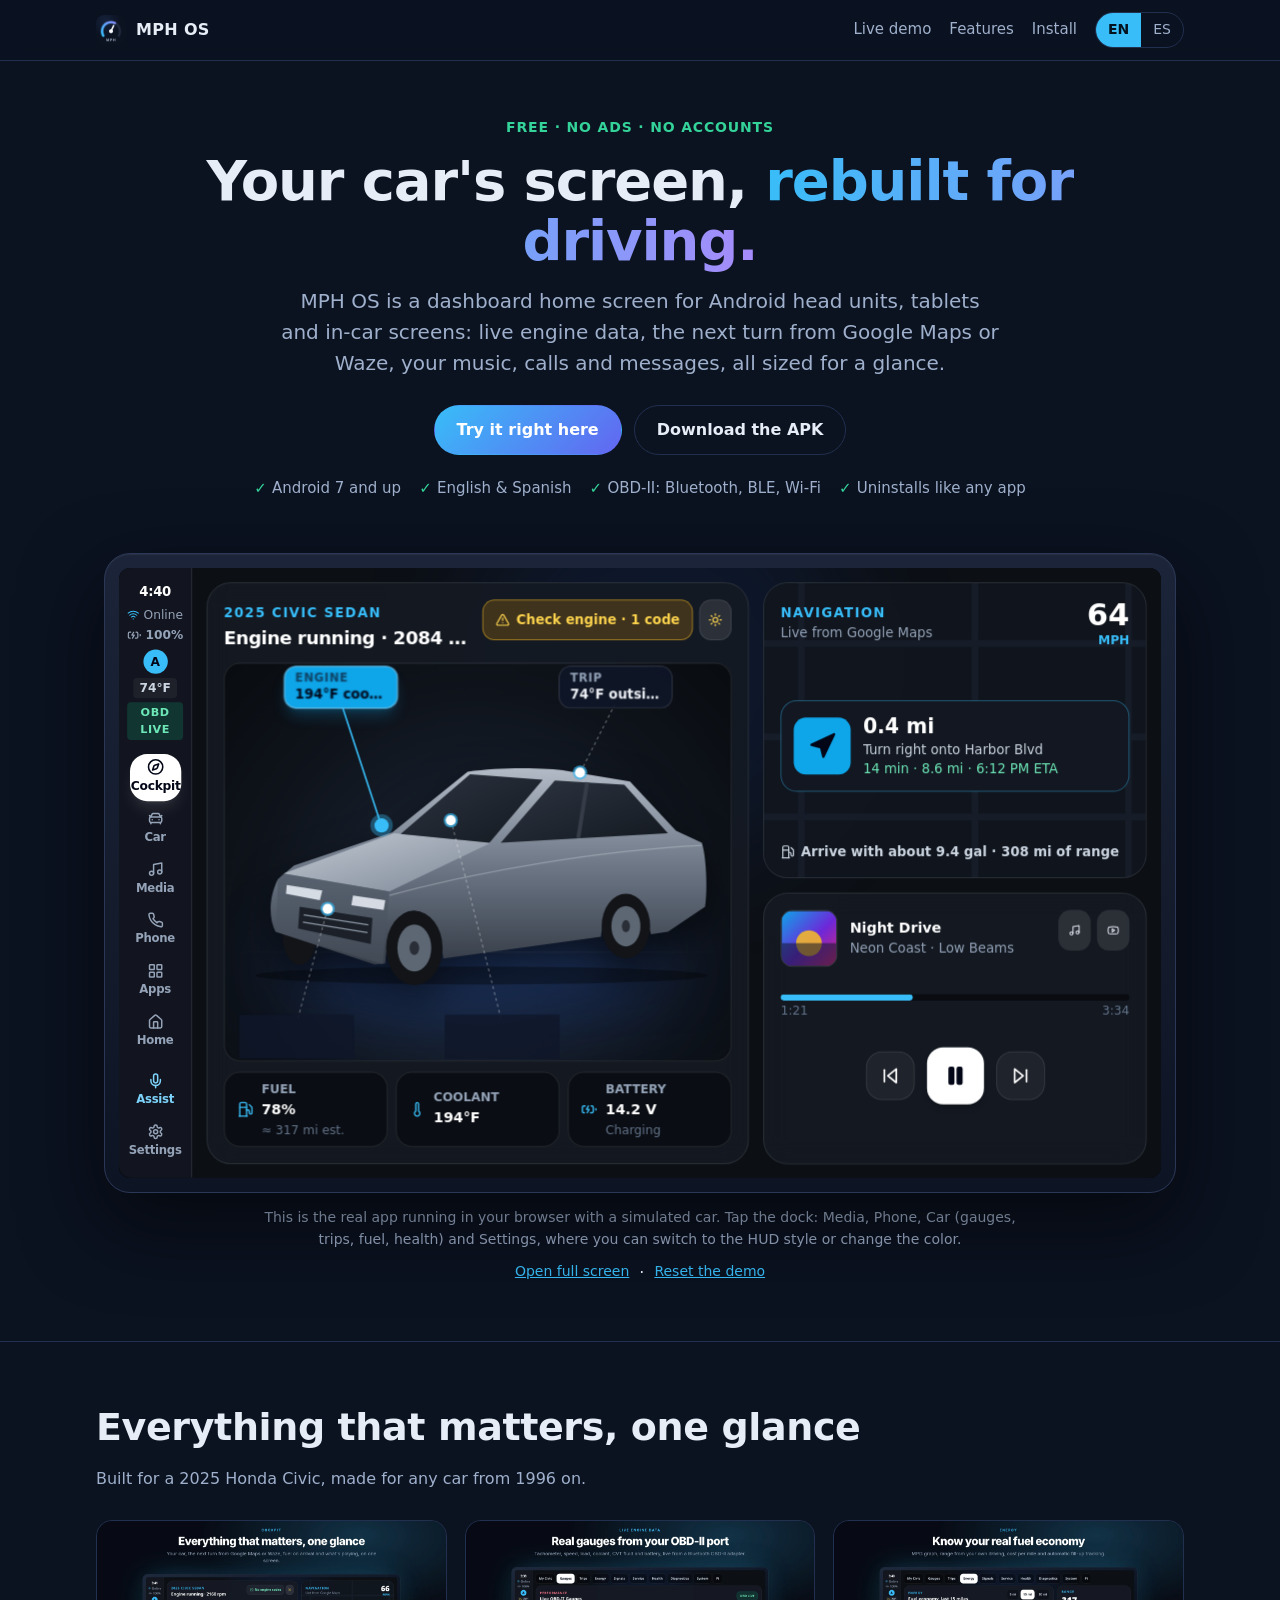
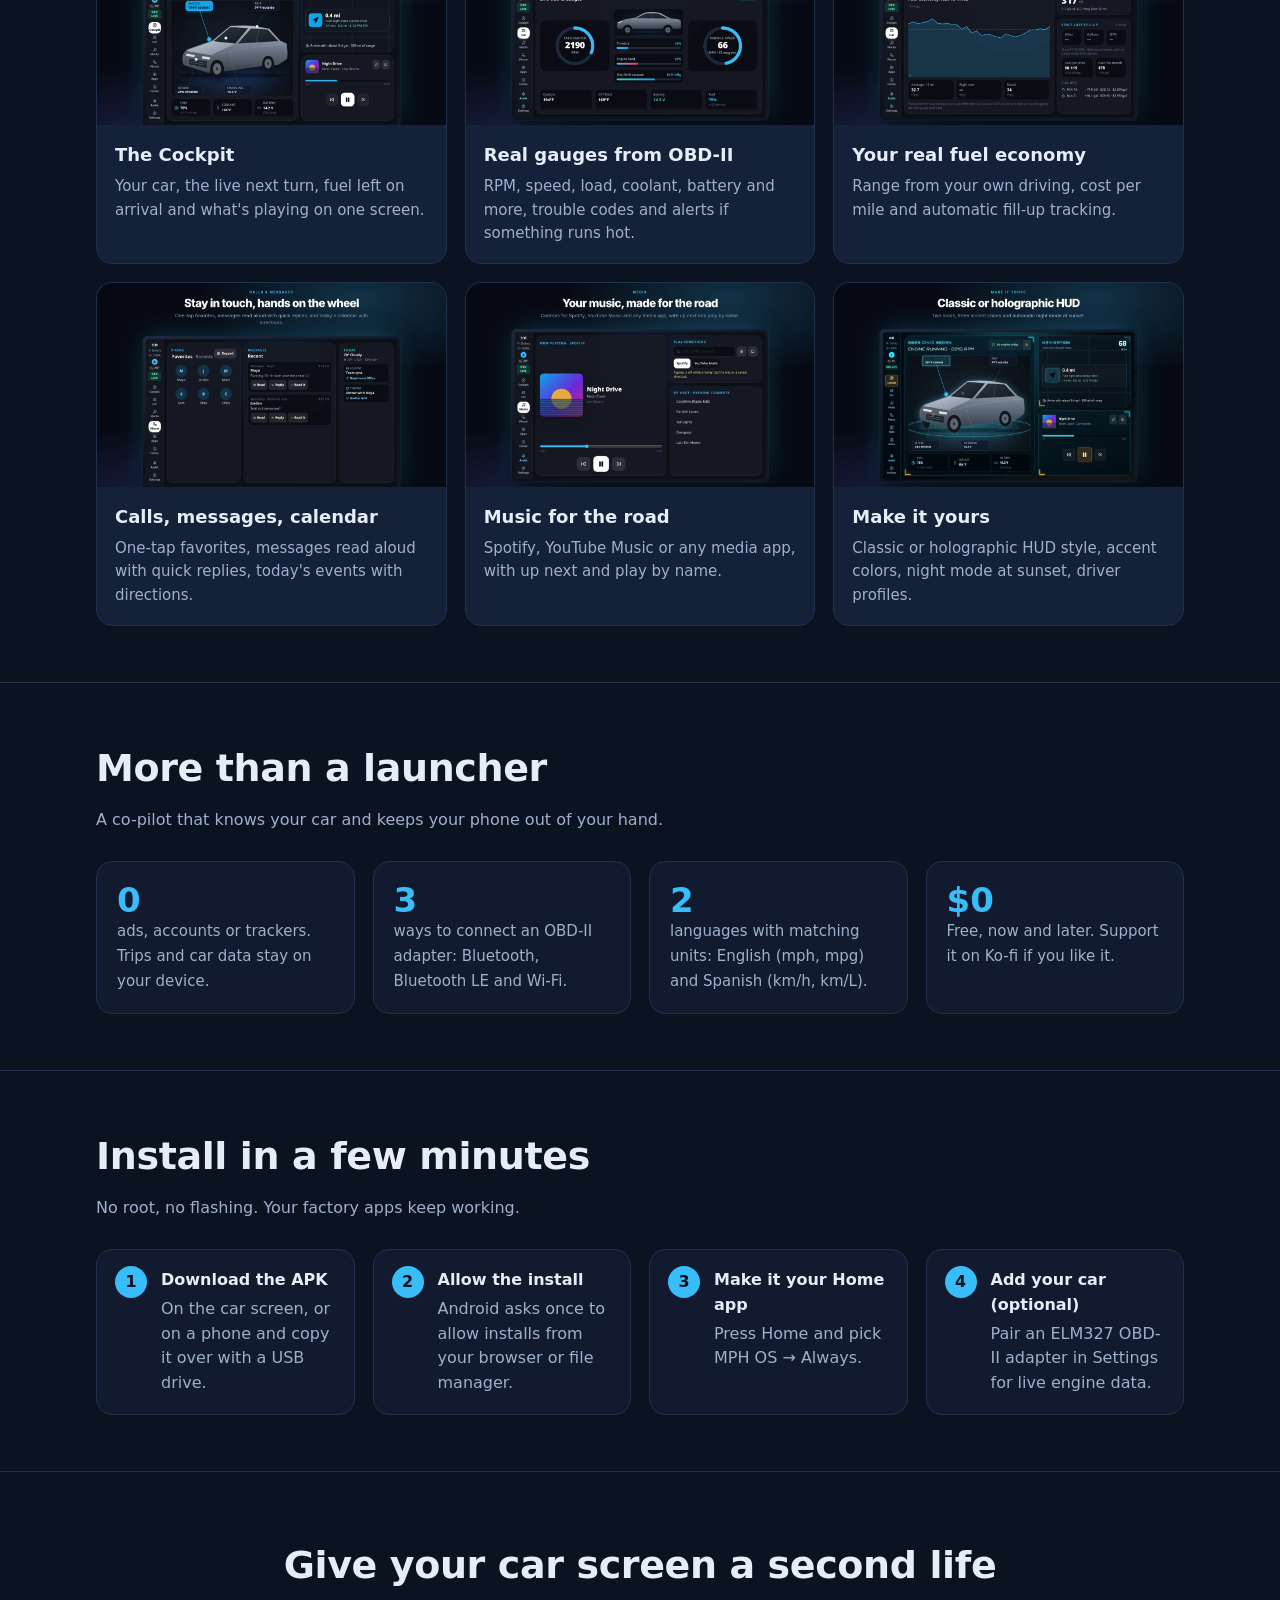
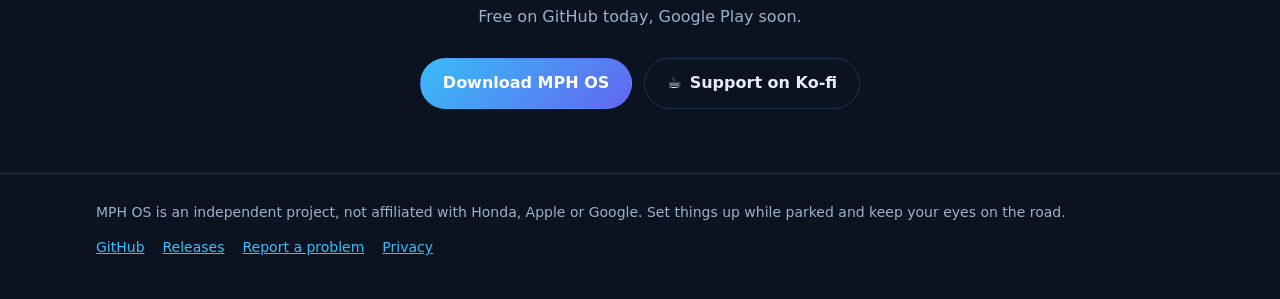
<file: index.html>
<!doctype html>
<html lang="en">
<head>
<meta charset="utf-8">
<meta name="viewport" content="width=device-width, initial-scale=1">
<title>MPH OS · Car dashboard for Android</title>
<meta name="description" content="A dashboard home screen for Android in-car displays: live OBD-II gauges, navigation, music, calls and messages. Free. Try it in your browser.">
<meta property="og:title" content="MPH OS · Car dashboard for Android">
<meta property="og:description" content="Live engine data, navigation, music, calls and messages at a glance. Try the live demo.">
<meta property="og:image" content="https://alexgalicea.github.io/mph-os/images/social.png">
<meta property="og:type" content="website">
<meta name="twitter:card" content="summary_large_image">
<link rel="icon" href="images/icon.png">
<style>
:root {
  --bg: #0b1220; --bg2: #111a2e; --card: #152039; --line: #22304f;
  --text: #e6edf7; --dim: #9fb0cc; --accent: #38bdf8; --accent2: #6366f1; --ok: #34d399;
  --radius: 16px;
}
* { box-sizing: border-box; }
html { scroll-behavior: smooth; }
body { margin: 0; background: var(--bg); color: var(--text); font: 16px/1.55 system-ui, -apple-system, "Segoe UI", Roboto, sans-serif; }
a { color: var(--accent); }
.wrap { max-width: 1120px; margin: 0 auto; padding: 0 16px; }
header.top { position: sticky; top: 0; z-index: 10; background: rgba(11,18,32,.88); backdrop-filter: blur(10px); border-bottom: 1px solid var(--line); }
header.top .wrap { display: flex; align-items: center; gap: 16px; height: 60px; }
.brand { display: flex; align-items: center; gap: 10px; font-weight: 700; letter-spacing: .02em; color: var(--text); text-decoration: none; }
.brand img { width: 30px; height: 30px; border-radius: 8px; }
nav.links { margin-left: auto; display: flex; gap: 18px; align-items: center; }
nav.links a { color: var(--dim); text-decoration: none; font-size: 15px; }
nav.links a:hover { color: var(--text); }
.lang { display: inline-flex; border: 1px solid var(--line); border-radius: 999px; overflow: hidden; }
.lang button { background: none; border: 0; color: var(--dim); padding: 6px 12px; font: inherit; font-size: 14px; cursor: pointer; }
.lang button[aria-pressed="true"] { background: var(--accent); color: #04121f; font-weight: 600; }
.btn { display: inline-flex; align-items: center; gap: 8px; padding: 12px 22px; border-radius: 999px; font-weight: 600; text-decoration: none; border: 1px solid transparent; cursor: pointer; font-size: 16px; }
.btn.primary { background: linear-gradient(135deg, var(--accent), var(--accent2)); color: #fff; }
.btn.ghost { border-color: var(--line); color: var(--text); background: transparent; }
.hero { padding: 56px 0 24px; text-align: center; }
.eyebrow { color: var(--ok); font-size: 14px; font-weight: 600; letter-spacing: .06em; text-transform: uppercase; }
h1 { font-size: clamp(32px, 6vw, 56px); line-height: 1.08; margin: 12px 0 14px; letter-spacing: -.02em; }
h1 .grad { background: linear-gradient(90deg, var(--accent), #a78bfa); -webkit-background-clip: text; background-clip: text; color: transparent; }
.lead { color: var(--dim); font-size: clamp(17px, 2.2vw, 20px); max-width: 720px; margin: 0 auto 26px; }
.cta { display: flex; gap: 12px; justify-content: center; flex-wrap: wrap; }
.checks { display: flex; gap: 18px; justify-content: center; flex-wrap: wrap; margin: 22px 0 0; padding: 0; list-style: none; color: var(--dim); font-size: 15px; }
.checks li::before { content: "✓ "; color: var(--ok); font-weight: 700; }
.demo { padding: 28px 0 56px; }
.unit { position: relative; margin: 0 auto; max-width: 1072px; padding: 14px; border-radius: 26px; background: linear-gradient(180deg, #1b2438, #0d1424); border: 1px solid #2a3756; box-shadow: 0 30px 80px rgba(0,0,0,.55), inset 0 1px 0 rgba(255,255,255,.06); }
.screen { position: relative; width: 100%; aspect-ratio: 1024 / 600; border-radius: 12px; overflow: hidden; background: #000; }
.screen iframe { position: absolute; top: 0; left: 0; width: 1024px; height: 600px; border: 0; transform-origin: 0 0; }
.screen .start { position: absolute; inset: 0; display: grid; place-items: center; background: #000 center / cover no-repeat; cursor: pointer; border: 0; padding: 0; width: 100%; }
.screen .start span { background: rgba(11,18,32,.85); border: 1px solid var(--line); color: var(--text); padding: 14px 24px; border-radius: 999px; font-weight: 600; font-size: 17px; }
.demo-note { text-align: center; color: var(--dim); font-size: 14px; margin: 14px auto 0; max-width: 760px; }
.demo-tools { display: flex; justify-content: center; gap: 10px; margin-top: 10px; flex-wrap: wrap; }
.demo-tools a { font-size: 14px; }
section h2 { font-size: clamp(26px, 4vw, 38px); letter-spacing: -.01em; margin: 0 0 10px; }
section .sub { color: var(--dim); margin: 0 0 28px; max-width: 700px; }
.features { padding: 56px 0; border-top: 1px solid var(--line); }
.grid { display: grid; grid-template-columns: repeat(auto-fit, minmax(300px, 1fr)); gap: 18px; }
.card { background: var(--card); border: 1px solid var(--line); border-radius: var(--radius); overflow: hidden; }
.card img { display: block; width: 100%; aspect-ratio: 1024 / 600; object-fit: cover; background: #000; }
.card div { padding: 16px 18px 18px; }
.card h3 { margin: 0 0 6px; font-size: 18px; }
.card p { margin: 0; color: var(--dim); font-size: 15px; }
.why { padding: 56px 0; border-top: 1px solid var(--line); }
.stats { display: grid; grid-template-columns: repeat(auto-fit, minmax(200px, 1fr)); gap: 18px; }
.stat { background: var(--bg2); border: 1px solid var(--line); border-radius: var(--radius); padding: 20px; }
.stat b { display: block; font-size: 34px; color: var(--accent); line-height: 1.1; }
.stat span { color: var(--dim); font-size: 15px; }
.install { padding: 56px 0; border-top: 1px solid var(--line); }
ol.steps { counter-reset: s; list-style: none; padding: 0; margin: 0; display: grid; grid-template-columns: repeat(auto-fit, minmax(240px, 1fr)); gap: 18px; }
ol.steps li { counter-increment: s; background: var(--bg2); border: 1px solid var(--line); border-radius: var(--radius); padding: 18px 18px 18px 64px; position: relative; color: var(--dim); }
ol.steps li::before { content: counter(s); position: absolute; left: 18px; top: 16px; width: 32px; height: 32px; border-radius: 50%; background: var(--accent); color: #04121f; display: grid; place-items: center; font-weight: 700; }
ol.steps li b { color: var(--text); display: block; margin-bottom: 4px; }
.download { padding: 64px 0; border-top: 1px solid var(--line); text-align: center; }
.inapp { display: none; max-width: 560px; margin: 0 auto 22px; text-align: left; background: #2a1d0b; border: 1px solid #7c5a1a; color: #fde7b0; border-radius: var(--radius); padding: 16px 18px; }
.inapp.show { display: block; }
.inapp ol { margin: 8px 0 0; padding-left: 20px; }
footer { border-top: 1px solid var(--line); padding: 28px 0 40px; color: var(--dim); font-size: 14px; }
footer .wrap { display: flex; flex-wrap: wrap; gap: 14px 24px; justify-content: space-between; }
footer nav { display: flex; gap: 18px; flex-wrap: wrap; }
[data-lang="es"] .en, [data-lang="en"] .es { display: none !important; }
@media (max-width: 720px) {
  nav.links a.hide-sm { display: none; }
  .unit { padding: 8px; border-radius: 16px; }
  .screen { border-radius: 8px; }
}
</style>
</head>
<body data-lang="en">
<header class="top">
  <div class="wrap">
    <a class="brand" href="#"><img src="images/icon.png" alt="">MPH OS</a>
    <nav class="links">
      <a class="hide-sm" href="#demo"><span class="en">Live demo</span><span class="es">Demo</span></a>
      <a class="hide-sm" href="#features"><span class="en">Features</span><span class="es">Funciones</span></a>
      <a class="hide-sm" href="#install"><span class="en">Install</span><span class="es">Instalar</span></a>
      <span class="lang" role="group" aria-label="Language">
        <button type="button" data-set-lang="en" aria-pressed="true">EN</button>
        <button type="button" data-set-lang="es" aria-pressed="false">ES</button>
      </span>
    </nav>
  </div>
</header>

<main>
  <section class="hero">
    <div class="wrap">
      <div class="eyebrow"><span class="en">Free · No ads · No accounts</span><span class="es">Gratis · Sin anuncios · Sin cuentas</span></div>
      <h1><span class="en">Your car's screen, <span class="grad">rebuilt for driving.</span></span><span class="es">La pantalla de tu auto, <span class="grad">hecha para manejar.</span></span></h1>
      <p class="lead">
        <span class="en">MPH OS is a dashboard home screen for Android head units, tablets and in-car screens: live engine data, the next turn from Google Maps or Waze, your music, calls and messages, all sized for a glance.</span>
        <span class="es">MPH OS es una pantalla de inicio para estéreos Android, tablets y pantallas del auto: datos del motor en vivo, la próxima vuelta de Google Maps o Waze, tu música, llamadas y mensajes, todo para ver de un vistazo.</span>
      </p>
      <div class="cta">
        <a class="btn primary" href="#demo"><span class="en">Try it right here</span><span class="es">Pruébala aquí</span></a>
        <a class="btn ghost js-download" href="https://github.com/alexgalicea/mph-os/releases/latest"><span class="en">Download the APK</span><span class="es">Descargar el APK</span></a>
      </div>
      <ul class="checks">
        <li><span class="en">Android 7 and up</span><span class="es">Android 7 o más nuevo</span></li>
        <li><span class="en">English &amp; Spanish</span><span class="es">Inglés y español</span></li>
        <li><span class="en">OBD-II: Bluetooth, BLE, Wi-Fi</span><span class="es">OBD-II: Bluetooth, BLE, Wi-Fi</span></li>
        <li><span class="en">Uninstalls like any app</span><span class="es">Se desinstala como cualquier app</span></li>
      </ul>
    </div>
  </section>

  <section class="demo" id="demo">
    <div class="wrap">
      <div class="unit">
        <div class="screen" id="screen">
          <button class="start" id="start" type="button" style="background-image:url(images/feature-cockpit.webp)">
            <span><span class="en">▶ Start the live demo</span><span class="es">▶ Iniciar la demo en vivo</span></span>
          </button>
        </div>
      </div>
      <p class="demo-note">
        <span class="en">This is the real app running in your browser with a simulated car. Tap the dock: Media, Phone, Car (gauges, trips, fuel, health) and Settings, where you can switch to the HUD style or change the color.</span>
        <span class="es">Es la app real corriendo en tu navegador con un auto simulado. Toca la barra lateral: Música, Teléfono, Auto (medidores, viajes, gasolina, salud) y Ajustes, donde puedes cambiar al estilo HUD o el color.</span>
      </p>
      <div class="demo-tools">
        <a href="#" id="fullscreen"><span class="en">Open full screen</span><span class="es">Abrir en pantalla completa</span></a>
        <span aria-hidden="true">·</span>
        <a href="#" id="reset"><span class="en">Reset the demo</span><span class="es">Reiniciar la demo</span></a>
      </div>
    </div>
  </section>

  <section class="features" id="features">
    <div class="wrap">
      <h2><span class="en">Everything that matters, one glance</span><span class="es">Todo lo importante, de un vistazo</span></h2>
      <p class="sub"><span class="en">Built for a 2025 Honda Civic, made for any car from 1996 on.</span><span class="es">Hecha para un Honda Civic 2025, funciona con cualquier auto desde 1996.</span></p>
      <div class="grid">
        <article class="card"><img loading="lazy" src="images/feature-cockpit.webp" alt=""><div>
          <h3><span class="en">The Cockpit</span><span class="es">El Cockpit</span></h3>
          <p><span class="en">Your car, the live next turn, fuel left on arrival and what's playing on one screen.</span><span class="es">Tu auto, la próxima vuelta, la gasolina con la que llegas y lo que suena, en una pantalla.</span></p></div></article>
        <article class="card"><img loading="lazy" src="images/feature-gauges.webp" alt=""><div>
          <h3><span class="en">Real gauges from OBD-II</span><span class="es">Medidores reales por OBD-II</span></h3>
          <p><span class="en">RPM, speed, load, coolant, battery and more, trouble codes and alerts if something runs hot.</span><span class="es">RPM, velocidad, carga, temperatura, batería y más, códigos de falla y alertas si algo se calienta.</span></p></div></article>
        <article class="card"><img loading="lazy" src="images/feature-energy.webp" alt=""><div>
          <h3><span class="en">Your real fuel economy</span><span class="es">Tu rendimiento real</span></h3>
          <p><span class="en">Range from your own driving, cost per mile and automatic fill-up tracking.</span><span class="es">Autonomía según tu manejo, costo por kilómetro y cargas de gasolina automáticas.</span></p></div></article>
        <article class="card"><img loading="lazy" src="images/feature-phone.webp" alt=""><div>
          <h3><span class="en">Calls, messages, calendar</span><span class="es">Llamadas, mensajes, agenda</span></h3>
          <p><span class="en">One-tap favorites, messages read aloud with quick replies, today's events with directions.</span><span class="es">Favoritos a un toque, mensajes leídos en voz alta con respuestas rápidas y tu agenda con indicaciones.</span></p></div></article>
        <article class="card"><img loading="lazy" src="images/feature-media.webp" alt=""><div>
          <h3><span class="en">Music for the road</span><span class="es">Música para el camino</span></h3>
          <p><span class="en">Spotify, YouTube Music or any media app, with up next and play by name.</span><span class="es">Spotify, YouTube Music o cualquier app, con lo que sigue y "pon tal canción".</span></p></div></article>
        <article class="card"><img loading="lazy" src="images/feature-hud.webp" alt=""><div>
          <h3><span class="en">Make it yours</span><span class="es">A tu manera</span></h3>
          <p><span class="en">Classic or holographic HUD style, accent colors, night mode at sunset, driver profiles.</span><span class="es">Estilo clásico u holográfico, colores, modo nocturno al atardecer y perfiles de conductor.</span></p></div></article>
      </div>
    </div>
  </section>

  <section class="why">
    <div class="wrap">
      <h2><span class="en">More than a launcher</span><span class="es">Más que un launcher</span></h2>
      <p class="sub"><span class="en">A co-pilot that knows your car and keeps your phone out of your hand.</span><span class="es">Un copiloto que conoce tu auto y te deja el celular en el bolsillo.</span></p>
      <div class="stats">
        <div class="stat"><b>0</b><span class="en">ads, accounts or trackers. Trips and car data stay on your device.</span><span class="es">anuncios, cuentas o rastreadores. Tus viajes y datos se quedan en tu dispositivo.</span></div>
        <div class="stat"><b>3</b><span class="en">ways to connect an OBD-II adapter: Bluetooth, Bluetooth LE and Wi-Fi.</span><span class="es">formas de conectar un adaptador OBD-II: Bluetooth, Bluetooth LE y Wi-Fi.</span></div>
        <div class="stat"><b>2</b><span class="en">languages with matching units: English (mph, mpg) and Spanish (km/h, km/L).</span><span class="es">idiomas con sus unidades: inglés (mph, mpg) y español (km/h, km/L).</span></div>
        <div class="stat"><b>$0</b><span class="en">Free, now and later. Support it on Ko-fi if you like it.</span><span class="es">Gratis, hoy y siempre. Apóyala en Ko-fi si te gusta.</span></div>
      </div>
    </div>
  </section>

  <section class="install" id="install">
    <div class="wrap">
      <h2><span class="en">Install in a few minutes</span><span class="es">Instálala en unos minutos</span></h2>
      <p class="sub"><span class="en">No root, no flashing. Your factory apps keep working.</span><span class="es">Sin root ni flasheo. Tus apps de fábrica siguen funcionando.</span></p>
      <ol class="steps">
        <li><b><span class="en">Download the APK</span><span class="es">Descarga el APK</span></b><span class="en">On the car screen, or on a phone and copy it over with a USB drive.</span><span class="es">En la pantalla del auto, o en el celular y pásalo con una memoria USB.</span></li>
        <li><b><span class="en">Allow the install</span><span class="es">Permite la instalación</span></b><span class="en">Android asks once to allow installs from your browser or file manager.</span><span class="es">Android pide una vez permitir instalar desde tu navegador o explorador de archivos.</span></li>
        <li><b><span class="en">Make it your Home app</span><span class="es">Hazla tu inicio</span></b><span class="en">Press Home and pick MPH OS → Always.</span><span class="es">Presiona Inicio y elige MPH OS → Siempre.</span></li>
        <li><b><span class="en">Add your car (optional)</span><span class="es">Conecta tu auto (opcional)</span></b><span class="en">Pair an ELM327 OBD-II adapter in Settings for live engine data.</span><span class="es">Empareja un adaptador OBD-II ELM327 en Ajustes para ver el motor en vivo.</span></li>
      </ol>
    </div>
  </section>

  <section class="download" id="download">
    <div class="wrap">
      <div class="inapp" id="inapp" role="note">
        <b><span class="en">You're in the <span class="appname">Facebook</span> browser, which blocks app downloads.</span><span class="es">Estás en el navegador de <span class="appname">Facebook</span>, que bloquea la descarga de apps.</span></b>
        <ol>
          <li><span class="en">Tap ⋯ or ⋮ at the top right.</span><span class="es">Toca ⋯ o ⋮ arriba a la derecha.</span></li>
          <li><span class="en">Choose "Open in browser" or "Open in Chrome".</span><span class="es">Elige «Abrir en navegador» o «Abrir en Chrome».</span></li>
          <li><span class="en">Tap Download again.</span><span class="es">Toca Descargar otra vez.</span></li>
        </ol>
        <p style="margin:10px 0 0"><a href="#" id="copylink"><span class="en">Copy this page's link</span><span class="es">Copiar el enlace de esta página</span></a></p>
      </div>
      <h2><span class="en">Give your car screen a second life</span><span class="es">Dale una segunda vida a tu pantalla</span></h2>
      <p class="sub" style="margin-left:auto;margin-right:auto"><span class="en">Free on GitHub today, Google Play soon.</span><span class="es">Gratis en GitHub hoy, pronto en Google Play.</span></p>
      <div class="cta">
        <a class="btn primary js-download" href="https://github.com/alexgalicea/mph-os/releases/latest"><span class="en">Download MPH OS</span><span class="es">Descargar MPH OS</span></a>
        <a class="btn ghost" href="https://ko-fi.com/alexgalicea">☕ <span class="en">Support on Ko-fi</span><span class="es">Apoyar en Ko-fi</span></a>
      </div>
    </div>
  </section>
</main>

<footer>
  <div class="wrap">
    <div><span class="en">MPH OS is an independent project, not affiliated with Honda, Apple or Google. Set things up while parked and keep your eyes on the road.</span><span class="es">MPH OS es un proyecto independiente, sin relación con Honda, Apple ni Google. Configúrala estacionado y mantén la vista en el camino.</span></div>
    <nav>
      <a href="https://github.com/alexgalicea/mph-os">GitHub</a>
      <a href="https://github.com/alexgalicea/mph-os/releases"><span class="en">Releases</span><span class="es">Versiones</span></a>
      <a href="https://github.com/alexgalicea/mph-os/issues"><span class="en">Report a problem</span><span class="es">Reportar un problema</span></a>
      <a href="https://github.com/alexgalicea/mph-os/blob/main/PRIVACY.md"><span class="en">Privacy</span><span class="es">Privacidad</span></a>
    </nav>
  </div>
</footer>

<script>
(function () {
  var body = document.body, screen = document.getElementById('screen'), frame = null;
  function store(k, v) { try { if (v === undefined) return localStorage.getItem(k); localStorage.setItem(k, v); } catch (e) { return null; } }
  var lang = new URLSearchParams(location.search).get('lang') || store('mphsite.lang') ||
    ((navigator.language || '').toLowerCase().indexOf('es') === 0 ? 'es' : 'en');
  function appUrl() { return 'app/?kiosk&lang=' + lang; }
  function setLang(l) {
    lang = l === 'es' ? 'es' : 'en';
    body.dataset.lang = lang; document.documentElement.lang = lang; store('mphsite.lang', lang);
    document.querySelectorAll('[data-set-lang]').forEach(function (b) { b.setAttribute('aria-pressed', String(b.dataset.setLang === lang)); });
    if (frame) frame.src = appUrl();
  }
  document.querySelectorAll('[data-set-lang]').forEach(function (b) { b.addEventListener('click', function () { setLang(b.dataset.setLang); }); });
  setLang(lang);

  // Scale the 1024×600 app to the frame.
  function fit() { if (frame) frame.style.transform = 'scale(' + screen.clientWidth / 1024 + ')'; }
  window.addEventListener('resize', fit);
  function start() {
    if (frame) return;
    frame = document.createElement('iframe');
    frame.title = 'MPH OS live demo'; frame.src = appUrl(); frame.setAttribute('allow', 'fullscreen');
    screen.innerHTML = ''; screen.appendChild(frame); fit();
  }
  document.getElementById('start').addEventListener('click', start);
  // Start on its own when the demo scrolls into view on a desktop-sized screen.
  if ('IntersectionObserver' in window && window.matchMedia('(min-width: 900px)').matches) {
    var io = new IntersectionObserver(function (e) { if (e[0].isIntersecting) { start(); io.disconnect(); } }, { threshold: 0.4 });
    io.observe(screen);
  }
  document.getElementById('fullscreen').addEventListener('click', function (e) { e.preventDefault(); location.href = appUrl(); });
  document.getElementById('reset').addEventListener('click', function (e) {
    e.preventDefault();
    try { ['civicos.settings', 'civicos.trips', 'civicos.energy', 'mphdemo.v'].forEach(function (k) { localStorage.removeItem(k); }); } catch (x) {}
    if (frame) frame.src = appUrl(); else start();
  });

  // In-app browsers (Facebook, Instagram, Messenger, TikTok) block APK downloads.
  var ua = navigator.userAgent || '', m = ua.match(/FBAN|FBAV|FB_IAB|Instagram|Messenger|musical_ly|TikTok|Line\//);
  if (m) {
    var name = /Instagram/.test(m[0]) ? 'Instagram' : /musical_ly|TikTok/.test(m[0]) ? 'TikTok' : /Line/.test(m[0]) ? 'LINE' : 'Facebook';
    document.querySelectorAll('.appname').forEach(function (s) { s.textContent = name; });
    var box = document.getElementById('inapp');
    box.classList.add('show');
    document.querySelectorAll('.js-download').forEach(function (a) {
      a.addEventListener('click', function (e) { e.preventDefault(); location.hash = 'download'; box.scrollIntoView({ behavior: 'smooth', block: 'center' }); });
    });
    document.getElementById('copylink').addEventListener('click', function (e) {
      e.preventDefault();
      var url = location.origin + location.pathname;
      if (navigator.clipboard) navigator.clipboard.writeText(url).then(function () { e.target.textContent = '✓'; });
      if (/Android/.test(ua)) location.href = 'intent://' + url.replace(/^https?:\/\//, '') + '#Intent;scheme=https;package=com.android.chrome;end';
    });
  }
})();
</script>
</body>
</html>
</file>
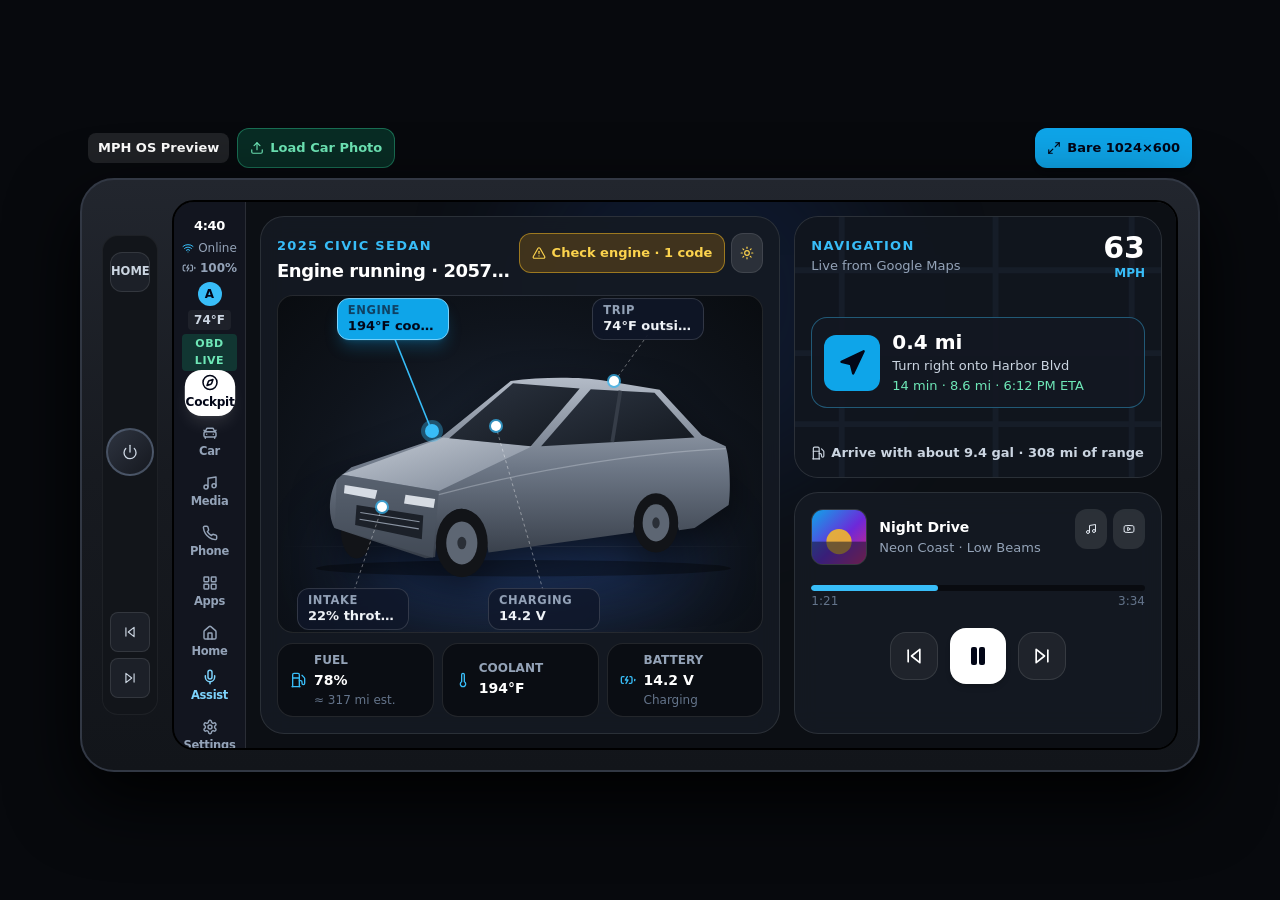
<file: app/index.html>
<!doctype html>
<html lang="en">
  <head>
    <script src="./demo-seed.js"></script>
    <meta name="robots" content="noindex">
    <meta charset="UTF-8" />
    <meta name="viewport" content="width=device-width, initial-scale=1.0, maximum-scale=1.0, user-scalable=no" />
    <meta name="theme-color" content="#07090D" />
    <title>MPH OS</title>
    <script type="module" crossorigin src="./assets/index-BPRhKmnd.js"></script>
    <link rel="stylesheet" crossorigin href="./assets/index-_IItdtfn.css">
  </head>
  <body class="bg-[#07090D]">
    <div id="root"></div>
  </body>
</html>
</file>
<file: app/assets/index-_IItdtfn.css>
@font-face{font-family:Orbitron;font-style:normal;font-display:swap;font-weight:500;src:url(./orbitron-latin-500-normal-DQ2gt4P1.woff2) format("woff2"),url(./orbitron-latin-500-normal-BCCupJ8c.woff) format("woff")}@font-face{font-family:Orbitron;font-style:normal;font-display:swap;font-weight:700;src:url(./orbitron-latin-700-normal-4jsRXGGJ.woff2) format("woff2"),url(./orbitron-latin-700-normal-DmYOh-W9.woff) format("woff")}@font-face{font-family:Rajdhani;font-style:normal;font-display:swap;font-weight:500;src:url(./rajdhani-latin-500-normal-ByNUCHrt.woff2) format("woff2"),url(./rajdhani-latin-500-normal-DfvNI-Td.woff) format("woff")}@font-face{font-family:Rajdhani;font-style:normal;font-display:swap;font-weight:600;src:url(./rajdhani-latin-600-normal-CXCVEoA9.woff2) format("woff2"),url(./rajdhani-latin-600-normal-Dx02qI2_.woff) format("woff")}@font-face{font-family:Rajdhani;font-style:normal;font-display:swap;font-weight:700;src:url(./rajdhani-latin-700-normal-BPDUZo87.woff2) format("woff2"),url(./rajdhani-latin-700-normal-e0Uj8ZlN.woff) format("woff")}*,:before,:after{--tw-border-spacing-x: 0;--tw-border-spacing-y: 0;--tw-translate-x: 0;--tw-translate-y: 0;--tw-rotate: 0;--tw-skew-x: 0;--tw-skew-y: 0;--tw-scale-x: 1;--tw-scale-y: 1;--tw-pan-x: ;--tw-pan-y: ;--tw-pinch-zoom: ;--tw-scroll-snap-strictness: proximity;--tw-gradient-from-position: ;--tw-gradient-via-position: ;--tw-gradient-to-position: ;--tw-ordinal: ;--tw-slashed-zero: ;--tw-numeric-figure: ;--tw-numeric-spacing: ;--tw-numeric-fraction: ;--tw-ring-inset: ;--tw-ring-offset-width: 0px;--tw-ring-offset-color: #fff;--tw-ring-color: rgb(59 130 246 / .5);--tw-ring-offset-shadow: 0 0 #0000;--tw-ring-shadow: 0 0 #0000;--tw-shadow: 0 0 #0000;--tw-shadow-colored: 0 0 #0000;--tw-blur: ;--tw-brightness: ;--tw-contrast: ;--tw-grayscale: ;--tw-hue-rotate: ;--tw-invert: ;--tw-saturate: ;--tw-sepia: ;--tw-drop-shadow: ;--tw-backdrop-blur: ;--tw-backdrop-brightness: ;--tw-backdrop-contrast: ;--tw-backdrop-grayscale: ;--tw-backdrop-hue-rotate: ;--tw-backdrop-invert: ;--tw-backdrop-opacity: ;--tw-backdrop-saturate: ;--tw-backdrop-sepia: ;--tw-contain-size: ;--tw-contain-layout: ;--tw-contain-paint: ;--tw-contain-style: }::backdrop{--tw-border-spacing-x: 0;--tw-border-spacing-y: 0;--tw-translate-x: 0;--tw-translate-y: 0;--tw-rotate: 0;--tw-skew-x: 0;--tw-skew-y: 0;--tw-scale-x: 1;--tw-scale-y: 1;--tw-pan-x: ;--tw-pan-y: ;--tw-pinch-zoom: ;--tw-scroll-snap-strictness: proximity;--tw-gradient-from-position: ;--tw-gradient-via-position: ;--tw-gradient-to-position: ;--tw-ordinal: ;--tw-slashed-zero: ;--tw-numeric-figure: ;--tw-numeric-spacing: ;--tw-numeric-fraction: ;--tw-ring-inset: ;--tw-ring-offset-width: 0px;--tw-ring-offset-color: #fff;--tw-ring-color: rgb(59 130 246 / .5);--tw-ring-offset-shadow: 0 0 #0000;--tw-ring-shadow: 0 0 #0000;--tw-shadow: 0 0 #0000;--tw-shadow-colored: 0 0 #0000;--tw-blur: ;--tw-brightness: ;--tw-contrast: ;--tw-grayscale: ;--tw-hue-rotate: ;--tw-invert: ;--tw-saturate: ;--tw-sepia: ;--tw-drop-shadow: ;--tw-backdrop-blur: ;--tw-backdrop-brightness: ;--tw-backdrop-contrast: ;--tw-backdrop-grayscale: ;--tw-backdrop-hue-rotate: ;--tw-backdrop-invert: ;--tw-backdrop-opacity: ;--tw-backdrop-saturate: ;--tw-backdrop-sepia: ;--tw-contain-size: ;--tw-contain-layout: ;--tw-contain-paint: ;--tw-contain-style: }*,:before,:after{box-sizing:border-box;border-width:0;border-style:solid;border-color:#e5e7eb}:before,:after{--tw-content: ""}html,:host{line-height:1.5;-webkit-text-size-adjust:100%;-moz-tab-size:4;-o-tab-size:4;tab-size:4;font-family:ui-sans-serif,system-ui,sans-serif,"Apple Color Emoji","Segoe UI Emoji",Segoe UI Symbol,"Noto Color Emoji";font-feature-settings:normal;font-variation-settings:normal;-webkit-tap-highlight-color:transparent}body{margin:0;line-height:inherit}hr{height:0;color:inherit;border-top-width:1px}abbr:where([title]){-webkit-text-decoration:underline dotted;text-decoration:underline dotted}h1,h2,h3,h4,h5,h6{font-size:inherit;font-weight:inherit}a{color:inherit;text-decoration:inherit}b,strong{font-weight:bolder}code,kbd,samp,pre{font-family:ui-monospace,SFMono-Regular,Menlo,Monaco,Consolas,Liberation Mono,Courier New,monospace;font-feature-settings:normal;font-variation-settings:normal;font-size:1em}small{font-size:80%}sub,sup{font-size:75%;line-height:0;position:relative;vertical-align:baseline}sub{bottom:-.25em}sup{top:-.5em}table{text-indent:0;border-color:inherit;border-collapse:collapse}button,input,optgroup,select,textarea{font-family:inherit;font-feature-settings:inherit;font-variation-settings:inherit;font-size:100%;font-weight:inherit;line-height:inherit;letter-spacing:inherit;color:inherit;margin:0;padding:0}button,select{text-transform:none}button,input:where([type=button]),input:where([type=reset]),input:where([type=submit]){-webkit-appearance:button;background-color:transparent;background-image:none}:-moz-focusring{outline:auto}:-moz-ui-invalid{box-shadow:none}progress{vertical-align:baseline}::-webkit-inner-spin-button,::-webkit-outer-spin-button{height:auto}[type=search]{-webkit-appearance:textfield;outline-offset:-2px}::-webkit-search-decoration{-webkit-appearance:none}::-webkit-file-upload-button{-webkit-appearance:button;font:inherit}summary{display:list-item}blockquote,dl,dd,h1,h2,h3,h4,h5,h6,hr,figure,p,pre{margin:0}fieldset{margin:0;padding:0}legend{padding:0}ol,ul,menu{list-style:none;margin:0;padding:0}dialog{padding:0}textarea{resize:vertical}input::-moz-placeholder,textarea::-moz-placeholder{opacity:1;color:#9ca3af}input::placeholder,textarea::placeholder{opacity:1;color:#9ca3af}button,[role=button]{cursor:pointer}:disabled{cursor:default}img,svg,video,canvas,audio,iframe,embed,object{display:block;vertical-align:middle}img,video{max-width:100%;height:auto}[hidden]:where(:not([hidden=until-found])){display:none}.pointer-events-none{pointer-events:none}.visible{visibility:visible}.static{position:static}.fixed{position:fixed}.absolute{position:absolute}.relative{position:relative}.inset-0{top:0;right:0;bottom:0;left:0}.inset-x-0{left:0;right:0}.-top-24{top:-6rem}.bottom-0{bottom:0}.bottom-2{bottom:.5rem}.bottom-3{bottom:.75rem}.bottom-4{bottom:1rem}.bottom-5{bottom:1.25rem}.bottom-\[14\%\]{bottom:14%}.left-1{left:.25rem}.left-1\/2{left:50%}.left-1\/3{left:33.333333%}.left-\[12\%\]{left:12%}.right-0{right:0}.right-2{right:.5rem}.right-5{right:1.25rem}.right-\[12\%\]{right:12%}.top-0{top:0}.top-1{top:.25rem}.top-5{top:1.25rem}.z-20{z-index:20}.z-30{z-index:30}.z-40{z-index:40}.z-50{z-index:50}.z-\[70\]{z-index:70}.col-span-2{grid-column:span 2 / span 2}.col-span-3{grid-column:span 3 / span 3}.col-span-4{grid-column:span 4 / span 4}.col-span-5{grid-column:span 5 / span 5}.col-span-6{grid-column:span 6 / span 6}.col-span-7{grid-column:span 7 / span 7}.col-span-8{grid-column:span 8 / span 8}.mx-0\.5{margin-left:.125rem;margin-right:.125rem}.mx-auto{margin-left:auto;margin-right:auto}.my-1{margin-top:.25rem;margin-bottom:.25rem}.my-2\.5{margin-top:.625rem;margin-bottom:.625rem}.my-3{margin-top:.75rem;margin-bottom:.75rem}.my-auto{margin-top:auto;margin-bottom:auto}.-mt-1{margin-top:-.25rem}.mb-0\.5{margin-bottom:.125rem}.mb-1{margin-bottom:.25rem}.mb-1\.5{margin-bottom:.375rem}.mb-2{margin-bottom:.5rem}.mb-2\.5{margin-bottom:.625rem}.ml-1{margin-left:.25rem}.ml-2{margin-left:.5rem}.ml-auto{margin-left:auto}.mt-0\.5{margin-top:.125rem}.mt-1{margin-top:.25rem}.mt-1\.5{margin-top:.375rem}.mt-2{margin-top:.5rem}.mt-3{margin-top:.75rem}.mt-4{margin-top:1rem}.mt-6{margin-top:1.5rem}.mt-auto{margin-top:auto}.line-clamp-1{overflow:hidden;display:-webkit-box;-webkit-box-orient:vertical;-webkit-line-clamp:1}.line-clamp-2{overflow:hidden;display:-webkit-box;-webkit-box-orient:vertical;-webkit-line-clamp:2}.block{display:block}.flex{display:flex}.inline-flex{display:inline-flex}.table{display:table}.grid{display:grid}.hidden{display:none}.h-1{height:.25rem}.h-1\.5{height:.375rem}.h-10{height:2.5rem}.h-11{height:2.75rem}.h-12{height:3rem}.h-14{height:3.5rem}.h-16{height:4rem}.h-2{height:.5rem}.h-2\.5{height:.625rem}.h-28{height:7rem}.h-3{height:.75rem}.h-3\.5{height:.875rem}.h-4{height:1rem}.h-44{height:11rem}.h-5{height:1.25rem}.h-6{height:1.5rem}.h-7{height:1.75rem}.h-8{height:2rem}.h-9{height:2.25rem}.h-96{height:24rem}.h-\[18\%\]{height:18%}.h-\[220px\]{height:220px}.h-\[480px\]{height:480px}.h-\[520px\]{height:520px}.h-\[600px\]{height:600px}.h-full{height:100%}.h-px{height:1px}.h-screen{height:100vh}.min-h-0{min-height:0px}.min-h-\[14px\]{min-height:14px}.min-h-screen{min-height:100vh}.w-10{width:2.5rem}.w-11{width:2.75rem}.w-12{width:3rem}.w-14{width:3.5rem}.w-16{width:4rem}.w-2{width:.5rem}.w-2\.5{width:.625rem}.w-24{width:6rem}.w-3{width:.75rem}.w-3\.5{width:.875rem}.w-36{width:9rem}.w-4{width:1rem}.w-40{width:10rem}.w-44{width:11rem}.w-5{width:1.25rem}.w-6{width:1.5rem}.w-7{width:1.75rem}.w-8{width:2rem}.w-9{width:2.25rem}.w-96{width:24rem}.w-\[1024px\]{width:1024px}.w-\[360px\]{width:360px}.w-\[520px\]{width:520px}.w-\[72px\]{width:72px}.w-\[min\(520px\,92\%\)\]{width:min(520px,92%)}.w-\[min\(560px\,70\%\)\]{width:min(560px,70%)}.w-\[min\(560px\,90\%\)\]{width:min(560px,90%)}.w-\[min\(600px\,92\%\)\]{width:min(600px,92%)}.w-full{width:100%}.w-px{width:1px}.w-screen{width:100vw}.min-w-0{min-width:0px}.max-w-\[10rem\]{max-width:10rem}.max-w-\[1120px\]{max-width:1120px}.max-w-\[140px\]{max-width:140px}.max-w-\[9rem\]{max-width:9rem}.max-w-full{max-width:100%}.flex-1{flex:1 1 0%}.flex-\[1\.1\]{flex:1.1}.shrink-0{flex-shrink:0}.-translate-x-1\/2{--tw-translate-x: -50%;transform:translate(var(--tw-translate-x),var(--tw-translate-y)) rotate(var(--tw-rotate)) skew(var(--tw-skew-x)) skewY(var(--tw-skew-y)) scaleX(var(--tw-scale-x)) scaleY(var(--tw-scale-y))}.-translate-y-1\/2{--tw-translate-y: -50%;transform:translate(var(--tw-translate-x),var(--tw-translate-y)) rotate(var(--tw-rotate)) skew(var(--tw-skew-x)) skewY(var(--tw-skew-y)) scaleX(var(--tw-scale-x)) scaleY(var(--tw-scale-y))}.translate-x-4{--tw-translate-x: 1rem;transform:translate(var(--tw-translate-x),var(--tw-translate-y)) rotate(var(--tw-rotate)) skew(var(--tw-skew-x)) skewY(var(--tw-skew-y)) scaleX(var(--tw-scale-x)) scaleY(var(--tw-scale-y))}.-rotate-90{--tw-rotate: -90deg;transform:translate(var(--tw-translate-x),var(--tw-translate-y)) rotate(var(--tw-rotate)) skew(var(--tw-skew-x)) skewY(var(--tw-skew-y)) scaleX(var(--tw-scale-x)) scaleY(var(--tw-scale-y))}.scale-105{--tw-scale-x: 1.05;--tw-scale-y: 1.05;transform:translate(var(--tw-translate-x),var(--tw-translate-y)) rotate(var(--tw-rotate)) skew(var(--tw-skew-x)) skewY(var(--tw-skew-y)) scaleX(var(--tw-scale-x)) scaleY(var(--tw-scale-y))}.transform{transform:translate(var(--tw-translate-x),var(--tw-translate-y)) rotate(var(--tw-rotate)) skew(var(--tw-skew-x)) skewY(var(--tw-skew-y)) scaleX(var(--tw-scale-x)) scaleY(var(--tw-scale-y))}@keyframes pulse{50%{opacity:.5}}.animate-pulse{animation:pulse 2s cubic-bezier(.4,0,.6,1) infinite}@keyframes spin{to{transform:rotate(360deg)}}.animate-spin{animation:spin 1s linear infinite}.cursor-pointer{cursor:pointer}.select-none{-webkit-user-select:none;-moz-user-select:none;user-select:none}.resize{resize:both}.scroll-mt-2{scroll-margin-top:.5rem}.list-disc{list-style-type:disc}.auto-rows-max{grid-auto-rows:max-content}.grid-cols-12{grid-template-columns:repeat(12,minmax(0,1fr))}.grid-cols-2{grid-template-columns:repeat(2,minmax(0,1fr))}.grid-cols-3{grid-template-columns:repeat(3,minmax(0,1fr))}.grid-cols-4{grid-template-columns:repeat(4,minmax(0,1fr))}.grid-cols-5{grid-template-columns:repeat(5,minmax(0,1fr))}.grid-cols-7{grid-template-columns:repeat(7,minmax(0,1fr))}.flex-row-reverse{flex-direction:row-reverse}.flex-col{flex-direction:column}.flex-wrap{flex-wrap:wrap}.content-start{align-content:flex-start}.items-start{align-items:flex-start}.items-end{align-items:flex-end}.items-center{align-items:center}.items-stretch{align-items:stretch}.justify-end{justify-content:flex-end}.justify-center{justify-content:center}.justify-between{justify-content:space-between}.gap-0\.5{gap:.125rem}.gap-1{gap:.25rem}.gap-1\.5{gap:.375rem}.gap-2{gap:.5rem}.gap-2\.5{gap:.625rem}.gap-3{gap:.75rem}.gap-3\.5{gap:.875rem}.gap-4{gap:1rem}.self-start{align-self:flex-start}.self-end{align-self:flex-end}.self-center{align-self:center}.overflow-hidden{overflow:hidden}.overflow-x-auto{overflow-x:auto}.overflow-y-auto{overflow-y:auto}.truncate{overflow:hidden;text-overflow:ellipsis;white-space:nowrap}.whitespace-nowrap{white-space:nowrap}.break-words{overflow-wrap:break-word}.break-all{word-break:break-all}.rounded{border-radius:.25rem}.rounded-2xl{border-radius:1rem}.rounded-3xl{border-radius:1.5rem}.rounded-\[22px\]{border-radius:22px}.rounded-\[34px\]{border-radius:34px}.rounded-\[50\%\]{border-radius:50%}.rounded-full{border-radius:9999px}.rounded-lg{border-radius:.5rem}.rounded-md{border-radius:.375rem}.rounded-xl{border-radius:.75rem}.border{border-width:1px}.border-2{border-width:2px}.border-l{border-left-width:1px}.border-r{border-right-width:1px}.border-dashed{border-style:dashed}.border-\[\#323844\]{--tw-border-opacity: 1;border-color:rgb(50 56 68 / var(--tw-border-opacity, 1))}.border-amber-400\/30{border-color:#fbbf244d}.border-amber-400\/50{border-color:#fbbf2480}.border-amber-500\/20{border-color:#f59e0b33}.border-amber-500\/30{border-color:#f59e0b4d}.border-amber-500\/50{border-color:#f59e0b80}.border-amber-500\/60{border-color:#f59e0b99}.border-black{--tw-border-opacity: 1;border-color:rgb(0 0 0 / var(--tw-border-opacity, 1))}.border-cyan-400\/50{border-color:#22d3ee80}.border-emerald-400\/40{border-color:#34d39966}.border-emerald-500\/30{border-color:#10b9814d}.border-emerald-500\/40{border-color:#10b98166}.border-emerald-500\/50{border-color:#10b98180}.border-rose-400\/50{border-color:#fb718580}.border-rose-500\/40{border-color:#f43f5e66}.border-rose-500\/60{border-color:#f43f5e99}.border-sky-300{--tw-border-opacity: 1;border-color:rgb(125 211 252 / var(--tw-border-opacity, 1))}.border-sky-400{--tw-border-opacity: 1;border-color:rgb(56 189 248 / var(--tw-border-opacity, 1))}.border-sky-400\/30{border-color:#38bdf84d}.border-sky-400\/40{border-color:#38bdf866}.border-sky-400\/50{border-color:#38bdf880}.border-sky-400\/60{border-color:#38bdf899}.border-sky-500\/40{border-color:#0ea5e966}.border-slate-300{--tw-border-opacity: 1;border-color:rgb(203 213 225 / var(--tw-border-opacity, 1))}.border-slate-500\/60{border-color:#64748b99}.border-violet-400\/30{border-color:#a78bfa4d}.border-white{--tw-border-opacity: 1;border-color:rgb(255 255 255 / var(--tw-border-opacity, 1))}.border-white\/10{border-color:#ffffff1a}.border-white\/15{border-color:#ffffff26}.border-white\/20{border-color:#fff3}.border-white\/5{border-color:#ffffff0d}.border-white\/60{border-color:#fff9}.bg-\[\#02070d\]{--tw-bg-opacity: 1;background-color:rgb(2 7 13 / var(--tw-bg-opacity, 1))}.bg-\[\#07090D\]{--tw-bg-opacity: 1;background-color:rgb(7 9 13 / var(--tw-bg-opacity, 1))}.bg-\[\#0C0F14\]{--tw-bg-opacity: 1;background-color:rgb(12 15 20 / var(--tw-bg-opacity, 1))}.bg-\[\#0d1622\]\/95{background-color:#0d1622f2}.bg-\[\#0f1722\]\/95{background-color:#0f1722f2}.bg-\[\#12151A\]{--tw-bg-opacity: 1;background-color:rgb(18 21 26 / var(--tw-bg-opacity, 1))}.bg-\[\#131720\]\/95{background-color:#131720f2}.bg-\[\#131822\]\/95{background-color:#131822f2}.bg-\[\#151A23\]\/90{background-color:#151a23e6}.bg-\[\#1C2028\]{--tw-bg-opacity: 1;background-color:rgb(28 32 40 / var(--tw-bg-opacity, 1))}.bg-amber-400{--tw-bg-opacity: 1;background-color:rgb(251 191 36 / var(--tw-bg-opacity, 1))}.bg-amber-400\/90{background-color:#fbbf24e6}.bg-amber-500\/10{background-color:#f59e0b1a}.bg-amber-500\/15{background-color:#f59e0b26}.bg-amber-500\/20{background-color:#f59e0b33}.bg-amber-950\/80{background-color:#451a03cc}.bg-amber-950\/90{background-color:#451a03e6}.bg-black\/30{background-color:#0000004d}.bg-black\/40{background-color:#0006}.bg-black\/50{background-color:#00000080}.bg-black\/60{background-color:#0009}.bg-black\/80{background-color:#000c}.bg-black\/85{background-color:#000000d9}.bg-cyan-500\/15{background-color:#06b6d426}.bg-emerald-400{--tw-bg-opacity: 1;background-color:rgb(52 211 153 / var(--tw-bg-opacity, 1))}.bg-emerald-500{--tw-bg-opacity: 1;background-color:rgb(16 185 129 / var(--tw-bg-opacity, 1))}.bg-emerald-500\/15{background-color:#10b98126}.bg-emerald-500\/20{background-color:#10b98133}.bg-emerald-950\/90{background-color:#022c22e6}.bg-rose-500{--tw-bg-opacity: 1;background-color:rgb(244 63 94 / var(--tw-bg-opacity, 1))}.bg-rose-500\/10{background-color:#f43f5e1a}.bg-rose-500\/15{background-color:#f43f5e26}.bg-rose-500\/20{background-color:#f43f5e33}.bg-rose-500\/90{background-color:#f43f5ee6}.bg-rose-600{--tw-bg-opacity: 1;background-color:rgb(225 29 72 / var(--tw-bg-opacity, 1))}.bg-rose-950\/90{background-color:#4c0519e6}.bg-sky-400{--tw-bg-opacity: 1;background-color:rgb(56 189 248 / var(--tw-bg-opacity, 1))}.bg-sky-500{--tw-bg-opacity: 1;background-color:rgb(14 165 233 / var(--tw-bg-opacity, 1))}.bg-sky-500\/10{background-color:#0ea5e91a}.bg-sky-500\/15{background-color:#0ea5e926}.bg-sky-500\/20{background-color:#0ea5e933}.bg-sky-950\/40{background-color:#082f4966}.bg-slate-800{--tw-bg-opacity: 1;background-color:rgb(30 41 59 / var(--tw-bg-opacity, 1))}.bg-slate-900\/80{background-color:#0f172acc}.bg-transparent{background-color:transparent}.bg-violet-500\/10{background-color:#8b5cf61a}.bg-violet-500\/20{background-color:#8b5cf633}.bg-white{--tw-bg-opacity: 1;background-color:rgb(255 255 255 / var(--tw-bg-opacity, 1))}.bg-white\/10{background-color:#ffffff1a}.bg-white\/15{background-color:#ffffff26}.bg-white\/20{background-color:#fff3}.bg-white\/5{background-color:#ffffff0d}.bg-white\/85{background-color:#ffffffd9}.bg-white\/\[0\.04\]{background-color:#ffffff0a}.bg-\[radial-gradient\(ellipse_at_50\%_62\%\,\#ffffff_0\%\,\#eef2f6_60\%\,\#cbd5e1_100\%\)\]{background-image:radial-gradient(ellipse at 50% 62%,#fff,#eef2f6 60%,#cbd5e1)}.bg-\[radial-gradient\(ellipse_at_50\%_64\%\,\#1e293b_0\%\,\#0f141c_62\%\,\#090c10_100\%\)\]{background-image:radial-gradient(ellipse at 50% 64%,#1e293b,#0f141c 62%,#090c10)}.bg-gradient-to-b{background-image:linear-gradient(to bottom,var(--tw-gradient-stops))}.bg-gradient-to-br{background-image:linear-gradient(to bottom right,var(--tw-gradient-stops))}.bg-gradient-to-r{background-image:linear-gradient(to right,var(--tw-gradient-stops))}.from-\[\#22262E\]{--tw-gradient-from: #22262E var(--tw-gradient-from-position);--tw-gradient-to: rgb(34 38 46 / 0) var(--tw-gradient-to-position);--tw-gradient-stops: var(--tw-gradient-from), var(--tw-gradient-to)}.from-\[\#2E3440\]{--tw-gradient-from: #2E3440 var(--tw-gradient-from-position);--tw-gradient-to: rgb(46 52 64 / 0) var(--tw-gradient-to-position);--tw-gradient-stops: var(--tw-gradient-from), var(--tw-gradient-to)}.from-emerald-400{--tw-gradient-from: #34d399 var(--tw-gradient-from-position);--tw-gradient-to: rgb(52 211 153 / 0) var(--tw-gradient-to-position);--tw-gradient-stops: var(--tw-gradient-from), var(--tw-gradient-to)}.from-sky-400{--tw-gradient-from: #38bdf8 var(--tw-gradient-from-position);--tw-gradient-to: rgb(56 189 248 / 0) var(--tw-gradient-to-position);--tw-gradient-stops: var(--tw-gradient-from), var(--tw-gradient-to)}.from-transparent{--tw-gradient-from: transparent var(--tw-gradient-from-position);--tw-gradient-to: rgb(0 0 0 / 0) var(--tw-gradient-to-position);--tw-gradient-stops: var(--tw-gradient-from), var(--tw-gradient-to)}.via-\[\#171A20\]{--tw-gradient-to: rgb(23 26 32 / 0) var(--tw-gradient-to-position);--tw-gradient-stops: var(--tw-gradient-from), #171A20 var(--tw-gradient-via-position), var(--tw-gradient-to)}.via-white\/10{--tw-gradient-to: rgb(255 255 255 / 0) var(--tw-gradient-to-position);--tw-gradient-stops: var(--tw-gradient-from), rgb(255 255 255 / .1) var(--tw-gradient-via-position), var(--tw-gradient-to)}.to-\[\#12151A\]{--tw-gradient-to: #12151A var(--tw-gradient-to-position)}.to-\[\#15181F\]{--tw-gradient-to: #15181F var(--tw-gradient-to-position)}.to-rose-500{--tw-gradient-to: #f43f5e var(--tw-gradient-to-position)}.to-sky-500{--tw-gradient-to: #0ea5e9 var(--tw-gradient-to-position)}.to-transparent{--tw-gradient-to: transparent var(--tw-gradient-to-position)}.fill-current{fill:currentColor}.stroke-\[2\.2\]{stroke-width:2.2}.object-contain{-o-object-fit:contain;object-fit:contain}.object-cover{-o-object-fit:cover;object-fit:cover}.\!p-2\.5{padding:.625rem!important}.p-0\.5{padding:.125rem}.p-1\.5{padding:.375rem}.p-2{padding:.5rem}.p-2\.5{padding:.625rem}.p-3{padding:.75rem}.p-3\.5{padding:.875rem}.p-4{padding:1rem}.\!py-3{padding-top:.75rem!important;padding-bottom:.75rem!important}.px-1{padding-left:.25rem;padding-right:.25rem}.px-1\.5{padding-left:.375rem;padding-right:.375rem}.px-2{padding-left:.5rem;padding-right:.5rem}.px-2\.5{padding-left:.625rem;padding-right:.625rem}.px-3{padding-left:.75rem;padding-right:.75rem}.px-3\.5{padding-left:.875rem;padding-right:.875rem}.px-4{padding-left:1rem;padding-right:1rem}.px-6{padding-left:1.5rem;padding-right:1.5rem}.py-0\.5{padding-top:.125rem;padding-bottom:.125rem}.py-1{padding-top:.25rem;padding-bottom:.25rem}.py-1\.5{padding-top:.375rem;padding-bottom:.375rem}.py-2{padding-top:.5rem;padding-bottom:.5rem}.py-2\.5{padding-top:.625rem;padding-bottom:.625rem}.py-3{padding-top:.75rem;padding-bottom:.75rem}.py-3\.5{padding-top:.875rem;padding-bottom:.875rem}.py-4{padding-top:1rem;padding-bottom:1rem}.pb-1{padding-bottom:.25rem}.pl-2{padding-left:.5rem}.pl-2\.5{padding-left:.625rem}.pl-4{padding-left:1rem}.pr-1{padding-right:.25rem}.pr-1\.5{padding-right:.375rem}.pt-0\.5{padding-top:.125rem}.text-left{text-align:left}.text-center{text-align:center}.text-right{text-align:right}.font-\[\'Orbitron\'\]{font-family:Orbitron}.font-mono{font-family:ui-monospace,SFMono-Regular,Menlo,Monaco,Consolas,Liberation Mono,Courier New,monospace}.font-sans{font-family:ui-sans-serif,system-ui,sans-serif,"Apple Color Emoji","Segoe UI Emoji",Segoe UI Symbol,"Noto Color Emoji"}.text-2xl{font-size:1.5rem;line-height:2rem}.text-3xl{font-size:1.875rem;line-height:2.25rem}.text-4xl{font-size:2.25rem;line-height:2.5rem}.text-5xl{font-size:3rem;line-height:1}.text-\[10px\]{font-size:10px}.text-\[11px\]{font-size:11px}.text-\[12px\]{font-size:12px}.text-\[13px\]{font-size:13px}.text-\[8px\]{font-size:8px}.text-\[9px\]{font-size:9px}.text-base{font-size:1rem;line-height:1.5rem}.text-lg{font-size:1.125rem;line-height:1.75rem}.text-sm{font-size:.875rem;line-height:1.25rem}.text-xl{font-size:1.25rem;line-height:1.75rem}.text-xs{font-size:.75rem;line-height:1rem}.font-black{font-weight:900}.font-bold{font-weight:700}.font-extrabold{font-weight:800}.font-medium{font-weight:500}.font-normal{font-weight:400}.font-semibold{font-weight:600}.uppercase{text-transform:uppercase}.tabular-nums{--tw-numeric-spacing: tabular-nums;font-variant-numeric:var(--tw-ordinal) var(--tw-slashed-zero) var(--tw-numeric-figure) var(--tw-numeric-spacing) var(--tw-numeric-fraction)}.leading-none{line-height:1}.leading-relaxed{line-height:1.625}.leading-snug{line-height:1.375}.leading-tight{line-height:1.25}.tracking-\[0\.35em\]{letter-spacing:.35em}.tracking-tight{letter-spacing:-.025em}.tracking-wide{letter-spacing:.025em}.tracking-wider{letter-spacing:.05em}.tracking-widest{letter-spacing:.1em}.text-amber-100{--tw-text-opacity: 1;color:rgb(254 243 199 / var(--tw-text-opacity, 1))}.text-amber-200{--tw-text-opacity: 1;color:rgb(253 230 138 / var(--tw-text-opacity, 1))}.text-amber-300{--tw-text-opacity: 1;color:rgb(252 211 77 / var(--tw-text-opacity, 1))}.text-amber-400{--tw-text-opacity: 1;color:rgb(251 191 36 / var(--tw-text-opacity, 1))}.text-cyan-200{--tw-text-opacity: 1;color:rgb(165 243 252 / var(--tw-text-opacity, 1))}.text-cyan-200\/90{color:#a5f3fce6}.text-emerald-100{--tw-text-opacity: 1;color:rgb(209 250 229 / var(--tw-text-opacity, 1))}.text-emerald-200{--tw-text-opacity: 1;color:rgb(167 243 208 / var(--tw-text-opacity, 1))}.text-emerald-200\/90{color:#a7f3d0e6}.text-emerald-300{--tw-text-opacity: 1;color:rgb(110 231 183 / var(--tw-text-opacity, 1))}.text-emerald-400{--tw-text-opacity: 1;color:rgb(52 211 153 / var(--tw-text-opacity, 1))}.text-rose-100{--tw-text-opacity: 1;color:rgb(255 228 230 / var(--tw-text-opacity, 1))}.text-rose-200{--tw-text-opacity: 1;color:rgb(254 205 211 / var(--tw-text-opacity, 1))}.text-rose-300{--tw-text-opacity: 1;color:rgb(253 164 175 / var(--tw-text-opacity, 1))}.text-rose-400{--tw-text-opacity: 1;color:rgb(251 113 133 / var(--tw-text-opacity, 1))}.text-sky-100{--tw-text-opacity: 1;color:rgb(224 242 254 / var(--tw-text-opacity, 1))}.text-sky-200{--tw-text-opacity: 1;color:rgb(186 230 253 / var(--tw-text-opacity, 1))}.text-sky-300{--tw-text-opacity: 1;color:rgb(125 211 252 / var(--tw-text-opacity, 1))}.text-sky-400{--tw-text-opacity: 1;color:rgb(56 189 248 / var(--tw-text-opacity, 1))}.text-slate-100{--tw-text-opacity: 1;color:rgb(241 245 249 / var(--tw-text-opacity, 1))}.text-slate-200{--tw-text-opacity: 1;color:rgb(226 232 240 / var(--tw-text-opacity, 1))}.text-slate-300{--tw-text-opacity: 1;color:rgb(203 213 225 / var(--tw-text-opacity, 1))}.text-slate-400{--tw-text-opacity: 1;color:rgb(148 163 184 / var(--tw-text-opacity, 1))}.text-slate-500{--tw-text-opacity: 1;color:rgb(100 116 139 / var(--tw-text-opacity, 1))}.text-slate-600{--tw-text-opacity: 1;color:rgb(71 85 105 / var(--tw-text-opacity, 1))}.text-slate-900{--tw-text-opacity: 1;color:rgb(15 23 42 / var(--tw-text-opacity, 1))}.text-slate-900\/70{color:#0f172ab3}.text-slate-950{--tw-text-opacity: 1;color:rgb(2 6 23 / var(--tw-text-opacity, 1))}.text-violet-200{--tw-text-opacity: 1;color:rgb(221 214 254 / var(--tw-text-opacity, 1))}.text-white{--tw-text-opacity: 1;color:rgb(255 255 255 / var(--tw-text-opacity, 1))}.opacity-35{opacity:.35}.opacity-40{opacity:.4}.opacity-60{opacity:.6}.opacity-75{opacity:.75}.opacity-90{opacity:.9}.mix-blend-multiply{mix-blend-mode:multiply}.shadow{--tw-shadow: 0 1px 3px 0 rgb(0 0 0 / .1), 0 1px 2px -1px rgb(0 0 0 / .1);--tw-shadow-colored: 0 1px 3px 0 var(--tw-shadow-color), 0 1px 2px -1px var(--tw-shadow-color);box-shadow:var(--tw-ring-offset-shadow, 0 0 #0000),var(--tw-ring-shadow, 0 0 #0000),var(--tw-shadow)}.shadow-2xl{--tw-shadow: 0 25px 50px -12px rgb(0 0 0 / .25);--tw-shadow-colored: 0 25px 50px -12px var(--tw-shadow-color);box-shadow:var(--tw-ring-offset-shadow, 0 0 #0000),var(--tw-ring-shadow, 0 0 #0000),var(--tw-shadow)}.shadow-\[0_28px_70px_rgba\(0\,0\,0\,0\.95\)\]{--tw-shadow: 0 28px 70px rgba(0,0,0,.95);--tw-shadow-colored: 0 28px 70px var(--tw-shadow-color);box-shadow:var(--tw-ring-offset-shadow, 0 0 #0000),var(--tw-ring-shadow, 0 0 #0000),var(--tw-shadow)}.shadow-inner{--tw-shadow: inset 0 2px 4px 0 rgb(0 0 0 / .05);--tw-shadow-colored: inset 0 2px 4px 0 var(--tw-shadow-color);box-shadow:var(--tw-ring-offset-shadow, 0 0 #0000),var(--tw-ring-shadow, 0 0 #0000),var(--tw-shadow)}.shadow-lg{--tw-shadow: 0 10px 15px -3px rgb(0 0 0 / .1), 0 4px 6px -4px rgb(0 0 0 / .1);--tw-shadow-colored: 0 10px 15px -3px var(--tw-shadow-color), 0 4px 6px -4px var(--tw-shadow-color);box-shadow:var(--tw-ring-offset-shadow, 0 0 #0000),var(--tw-ring-shadow, 0 0 #0000),var(--tw-shadow)}.shadow-md{--tw-shadow: 0 4px 6px -1px rgb(0 0 0 / .1), 0 2px 4px -2px rgb(0 0 0 / .1);--tw-shadow-colored: 0 4px 6px -1px var(--tw-shadow-color), 0 2px 4px -2px var(--tw-shadow-color);box-shadow:var(--tw-ring-offset-shadow, 0 0 #0000),var(--tw-ring-shadow, 0 0 #0000),var(--tw-shadow)}.shadow-sky-500\/25{--tw-shadow-color: rgb(14 165 233 / .25);--tw-shadow: var(--tw-shadow-colored)}.shadow-white\/10{--tw-shadow-color: rgb(255 255 255 / .1);--tw-shadow: var(--tw-shadow-colored)}.ring-2{--tw-ring-offset-shadow: var(--tw-ring-inset) 0 0 0 var(--tw-ring-offset-width) var(--tw-ring-offset-color);--tw-ring-shadow: var(--tw-ring-inset) 0 0 0 calc(2px + var(--tw-ring-offset-width)) var(--tw-ring-color);box-shadow:var(--tw-ring-offset-shadow),var(--tw-ring-shadow),var(--tw-shadow, 0 0 #0000)}.ring-4{--tw-ring-offset-shadow: var(--tw-ring-inset) 0 0 0 var(--tw-ring-offset-width) var(--tw-ring-offset-color);--tw-ring-shadow: var(--tw-ring-inset) 0 0 0 calc(4px + var(--tw-ring-offset-width)) var(--tw-ring-color);box-shadow:var(--tw-ring-offset-shadow),var(--tw-ring-shadow),var(--tw-shadow, 0 0 #0000)}.ring-sky-400{--tw-ring-opacity: 1;--tw-ring-color: rgb(56 189 248 / var(--tw-ring-opacity, 1))}.ring-sky-400\/35{--tw-ring-color: rgb(56 189 248 / .35)}.ring-sky-400\/70{--tw-ring-color: rgb(56 189 248 / .7)}.blur{--tw-blur: blur(8px);filter:var(--tw-blur) var(--tw-brightness) var(--tw-contrast) var(--tw-grayscale) var(--tw-hue-rotate) var(--tw-invert) var(--tw-saturate) var(--tw-sepia) var(--tw-drop-shadow)}.blur-2xl{--tw-blur: blur(40px);filter:var(--tw-blur) var(--tw-brightness) var(--tw-contrast) var(--tw-grayscale) var(--tw-hue-rotate) var(--tw-invert) var(--tw-saturate) var(--tw-sepia) var(--tw-drop-shadow)}.blur-3xl{--tw-blur: blur(64px);filter:var(--tw-blur) var(--tw-brightness) var(--tw-contrast) var(--tw-grayscale) var(--tw-hue-rotate) var(--tw-invert) var(--tw-saturate) var(--tw-sepia) var(--tw-drop-shadow)}.drop-shadow{--tw-drop-shadow: drop-shadow(0 1px 2px rgb(0 0 0 / .1)) drop-shadow(0 1px 1px rgb(0 0 0 / .06));filter:var(--tw-blur) var(--tw-brightness) var(--tw-contrast) var(--tw-grayscale) var(--tw-hue-rotate) var(--tw-invert) var(--tw-saturate) var(--tw-sepia) var(--tw-drop-shadow)}.drop-shadow-2xl{--tw-drop-shadow: drop-shadow(0 25px 25px rgb(0 0 0 / .15));filter:var(--tw-blur) var(--tw-brightness) var(--tw-contrast) var(--tw-grayscale) var(--tw-hue-rotate) var(--tw-invert) var(--tw-saturate) var(--tw-sepia) var(--tw-drop-shadow)}.drop-shadow-\[0_14px_18px_rgba\(0\,0\,0\,0\.55\)\]{--tw-drop-shadow: drop-shadow(0 14px 18px rgba(0,0,0,.55));filter:var(--tw-blur) var(--tw-brightness) var(--tw-contrast) var(--tw-grayscale) var(--tw-hue-rotate) var(--tw-invert) var(--tw-saturate) var(--tw-sepia) var(--tw-drop-shadow)}.sepia{--tw-sepia: sepia(100%);filter:var(--tw-blur) var(--tw-brightness) var(--tw-contrast) var(--tw-grayscale) var(--tw-hue-rotate) var(--tw-invert) var(--tw-saturate) var(--tw-sepia) var(--tw-drop-shadow)}.filter{filter:var(--tw-blur) var(--tw-brightness) var(--tw-contrast) var(--tw-grayscale) var(--tw-hue-rotate) var(--tw-invert) var(--tw-saturate) var(--tw-sepia) var(--tw-drop-shadow)}.backdrop-blur-md{--tw-backdrop-blur: blur(12px);-webkit-backdrop-filter:var(--tw-backdrop-blur) var(--tw-backdrop-brightness) var(--tw-backdrop-contrast) var(--tw-backdrop-grayscale) var(--tw-backdrop-hue-rotate) var(--tw-backdrop-invert) var(--tw-backdrop-opacity) var(--tw-backdrop-saturate) var(--tw-backdrop-sepia);backdrop-filter:var(--tw-backdrop-blur) var(--tw-backdrop-brightness) var(--tw-backdrop-contrast) var(--tw-backdrop-grayscale) var(--tw-backdrop-hue-rotate) var(--tw-backdrop-invert) var(--tw-backdrop-opacity) var(--tw-backdrop-saturate) var(--tw-backdrop-sepia)}.backdrop-blur-xl{--tw-backdrop-blur: blur(24px);-webkit-backdrop-filter:var(--tw-backdrop-blur) var(--tw-backdrop-brightness) var(--tw-backdrop-contrast) var(--tw-backdrop-grayscale) var(--tw-backdrop-hue-rotate) var(--tw-backdrop-invert) var(--tw-backdrop-opacity) var(--tw-backdrop-saturate) var(--tw-backdrop-sepia);backdrop-filter:var(--tw-backdrop-blur) var(--tw-backdrop-brightness) var(--tw-backdrop-contrast) var(--tw-backdrop-grayscale) var(--tw-backdrop-hue-rotate) var(--tw-backdrop-invert) var(--tw-backdrop-opacity) var(--tw-backdrop-saturate) var(--tw-backdrop-sepia)}.transition-\[filter\]{transition-property:filter;transition-timing-function:cubic-bezier(.4,0,.2,1);transition-duration:.15s}.transition-all{transition-property:all;transition-timing-function:cubic-bezier(.4,0,.2,1);transition-duration:.15s}.transition-colors{transition-property:color,background-color,border-color,text-decoration-color,fill,stroke;transition-timing-function:cubic-bezier(.4,0,.2,1);transition-duration:.15s}.transition-transform{transition-property:transform;transition-timing-function:cubic-bezier(.4,0,.2,1);transition-duration:.15s}.duration-1000{transition-duration:1s}.duration-150{transition-duration:.15s}.duration-200{transition-duration:.2s}.duration-500{transition-duration:.5s}.duration-700{transition-duration:.7s}html,body,#root{height:100%;margin:0;background:#07090d;overscroll-behavior:none;-webkit-tap-highlight-color:transparent}body.kiosk,body.kiosk *{cursor:none!important}[data-skin=hud]{--hud: #38e1ff;--hud-dim: rgba(56, 225, 255, .28);--hud-gold: #ffb547;font-family:Rajdhani,ui-sans-serif,system-ui,sans-serif;background-color:#02070d!important;background-image:radial-gradient(ellipse at 50% -10%,rgba(56,225,255,.16),transparent 60%),radial-gradient(ellipse at 85% 110%,rgba(255,181,71,.08),transparent 55%),url("data:image/svg+xml,%3Csvg xmlns='http://www.w3.org/2000/svg' width='28' height='48.5' viewBox='0 0 28 48.5'%3E%3Cpath d='M14 0 28 8.08v16.17L14 32.33 0 24.25V8.08zM14 32.33v16.17' fill='none' stroke='%2338e1ff' stroke-opacity='0.07' stroke-width='1'/%3E%3C/svg%3E")}[data-skin=hud]:after{content:"";position:absolute;top:0;right:0;bottom:0;left:0;pointer-events:none;z-index:60;background:repeating-linear-gradient(to bottom,rgba(56,225,255,.035) 0 1px,transparent 1px 3px);mix-blend-mode:screen}[data-skin=hud] h2,[data-skin=hud] h3{font-family:Orbitron,sans-serif;font-weight:500;font-size:.95em;letter-spacing:.06em;text-transform:uppercase;color:#d8fbff}[data-skin=hud] .cos-eyebrow{font-family:Orbitron,sans-serif;color:var(--hud)!important;letter-spacing:.16em;font-size:10px;white-space:nowrap;text-shadow:0 0 8px rgba(56,225,255,.6)}[data-skin=hud] .cos-panel{position:relative;border-radius:0!important;border:1px solid rgba(56,225,255,.3)!important;background:linear-gradient(160deg,#081c2ac7,#020a12db)!important;box-shadow:inset 0 0 28px #38e1ff12,0 0 18px #38e1ff0d;clip-path:polygon(16px 0,100% 0,100% calc(100% - 16px),calc(100% - 16px) 100%,0 100%,0 16px)}[data-skin=hud] .cos-panel:before,[data-skin=hud] .cos-panel:after{content:"";position:absolute;width:22px;height:22px;pointer-events:none}[data-skin=hud] .cos-panel:before{top:4px;right:4px;border-top:2px solid var(--hud);border-right:2px solid var(--hud);filter:drop-shadow(0 0 4px var(--hud))}[data-skin=hud] .cos-panel:after{bottom:4px;left:4px;border-bottom:2px solid var(--hud-gold);border-left:2px solid var(--hud-gold);filter:drop-shadow(0 0 4px var(--hud-gold))}[data-skin=hud] .cos-stat{border-radius:2px!important;border-color:#38e1ff38!important;background:#38e1ff0a!important}[data-skin=hud] .cos-value,[data-skin=hud] .text-white.tabular-nums{color:#e8fdff;text-shadow:0 0 10px rgba(56,225,255,.45)}[data-skin=hud] .rounded-2xl,[data-skin=hud] .rounded-xl{border-radius:3px}[data-skin=hud] .cos-dock{background:linear-gradient(180deg,#030e18f0,#02080ef5)!important;border-right:1px solid rgba(56,225,255,.3)!important}[data-skin=hud] .cos-nav-active{background:#38e1ff24!important;color:#bff6ff!important;box-shadow:0 0 14px #38e1ff59,inset 0 0 0 1px #38e1ffa6!important}[data-skin=hud] .bg-sky-500{background:#38e1ff29!important;color:#c9f7ff!important;box-shadow:inset 0 0 0 1px #38e1ffa6,0 0 14px #38e1ff38!important}[data-skin=hud] .bg-white{background:#ffb54729!important;color:#ffdca6!important;box-shadow:inset 0 0 0 1px #ffb547b3,0 0 14px #ffb54733!important}[data-skin=hud] .bg-sky-500\/20,[data-skin=hud] .bg-sky-500\/15{background:#38e1ff24!important}[data-skin=hud] input{border-color:#38e1ff52!important;font-family:Rajdhani,sans-serif}@keyframes hud-spin{to{transform:rotate(360deg)}}@keyframes hud-spin-rev{to{transform:rotate(-360deg)}}@keyframes hud-fade{0%{opacity:0;transform:translateY(4px)}to{opacity:1;transform:none}}@keyframes hud-out{to{opacity:0;visibility:hidden}}.hud-boot{animation:hud-out .5s ease-in 2.2s forwards}.hud-ring{animation:hud-spin 3s linear infinite;transform-origin:center}.hud-ring-rev{animation:hud-spin-rev 5s linear infinite;transform-origin:center}.hud-line{opacity:0;animation:hud-fade .35s ease-out forwards}.cos-welcome{animation:cos-welcome-out .5s ease-in 2.7s forwards}.cos-welcome-car{opacity:0;animation:cos-welcome-car 1.1s cubic-bezier(.2,.8,.2,1) .1s forwards}.cos-welcome-glow{opacity:0;animation:cos-welcome-glow 1.4s ease-out .3s forwards}.cos-welcome-line{opacity:0;animation:cos-welcome-line .6s ease-out forwards}@keyframes cos-welcome-car{0%{opacity:0;transform:translate(-60px) scale(.96)}to{opacity:1;transform:none}}@keyframes cos-welcome-glow{to{opacity:.3}}@keyframes cos-welcome-line{0%{opacity:0;transform:translateY(6px)}to{opacity:1;transform:none}}@keyframes cos-welcome-out{to{opacity:0;visibility:hidden}}@media (prefers-reduced-motion: reduce){.cos-welcome-car,.cos-welcome-glow,.cos-welcome-line{animation:none;opacity:1}}.no-scrollbar{scrollbar-width:none}.no-scrollbar::-webkit-scrollbar{display:none}[data-lite=true] *,[data-lite=true] *:before,[data-lite=true] *:after{backdrop-filter:none!important;-webkit-backdrop-filter:none!important}[data-lite=true] .blur-3xl,[data-lite=true] .blur-2xl{display:none!important}[data-lite=true] .animate-pulse,[data-lite=true] .animate-spin,[data-lite=true] .animate-ping,[data-lite=true] .hud-ring,[data-lite=true] .hud-ring-rev{animation:none!important}[data-lite=true][data-skin=hud]:before,[data-lite=true][data-skin=hud]:after{animation:none!important}[data-lite=true] .drop-shadow-2xl{filter:none!important}.text-\[8px\]{font-size:11px!important}.text-\[9px\]{font-size:11.5px!important}.text-\[10px\]{font-size:12px!important;line-height:1.35}.text-\[11px\]{font-size:13px!important;line-height:1.35}.text-xs{font-size:13px!important;line-height:1.35rem}button.rounded-lg,button.rounded-xl,button.rounded-2xl{min-height:40px}input:not([type=range]):not([type=checkbox]),select{min-height:40px}button{-webkit-tap-highlight-color:transparent;transition:transform 80ms ease,filter 80ms ease}button:active:not(:disabled){transform:scale(.96);filter:brightness(1.25)}[data-moving=true] input:not([type]),[data-moving=true] input[type=text],[data-moving=true] input[type=search],[data-moving=true] input[type=number],[data-moving=true] textarea{pointer-events:none;opacity:.45}.cos-parked-only{display:none}[data-moving=false] .cos-parked-only{display:initial}[data-moving=true] .cos-moving-only{display:block}.cos-moving-only{display:none}.placeholder\:text-slate-500::-moz-placeholder{--tw-text-opacity: 1;color:rgb(100 116 139 / var(--tw-text-opacity, 1))}.placeholder\:text-slate-500::placeholder{--tw-text-opacity: 1;color:rgb(100 116 139 / var(--tw-text-opacity, 1))}.placeholder\:text-slate-600::-moz-placeholder{--tw-text-opacity: 1;color:rgb(71 85 105 / var(--tw-text-opacity, 1))}.placeholder\:text-slate-600::placeholder{--tw-text-opacity: 1;color:rgb(71 85 105 / var(--tw-text-opacity, 1))}.hover\:border-sky-400:hover{--tw-border-opacity: 1;border-color:rgb(56 189 248 / var(--tw-border-opacity, 1))}.hover\:border-white\/25:hover{border-color:#ffffff40}.hover\:bg-\[\#252A34\]:hover{--tw-bg-opacity: 1;background-color:rgb(37 42 52 / var(--tw-bg-opacity, 1))}.hover\:bg-emerald-500\/30:hover{background-color:#10b9814d}.hover\:bg-rose-500:hover{--tw-bg-opacity: 1;background-color:rgb(244 63 94 / var(--tw-bg-opacity, 1))}.hover\:bg-sky-400:hover{--tw-bg-opacity: 1;background-color:rgb(56 189 248 / var(--tw-bg-opacity, 1))}.hover\:bg-sky-500\/25:hover{background-color:#0ea5e940}.hover\:bg-slate-200:hover{--tw-bg-opacity: 1;background-color:rgb(226 232 240 / var(--tw-bg-opacity, 1))}.hover\:bg-violet-500\/35:hover{background-color:#8b5cf659}.hover\:bg-white\/10:hover{background-color:#ffffff1a}.hover\:bg-white\/15:hover{background-color:#ffffff26}.hover\:bg-white\/20:hover{background-color:#fff3}.hover\:bg-white\/5:hover{background-color:#ffffff0d}.hover\:text-rose-300:hover{--tw-text-opacity: 1;color:rgb(253 164 175 / var(--tw-text-opacity, 1))}.hover\:text-sky-200:hover{--tw-text-opacity: 1;color:rgb(186 230 253 / var(--tw-text-opacity, 1))}.hover\:text-slate-300:hover{--tw-text-opacity: 1;color:rgb(203 213 225 / var(--tw-text-opacity, 1))}.hover\:text-violet-200:hover{--tw-text-opacity: 1;color:rgb(221 214 254 / var(--tw-text-opacity, 1))}.hover\:text-white:hover{--tw-text-opacity: 1;color:rgb(255 255 255 / var(--tw-text-opacity, 1))}.focus\:border-sky-400:focus{--tw-border-opacity: 1;border-color:rgb(56 189 248 / var(--tw-border-opacity, 1))}.focus\:outline-none:focus{outline:2px solid transparent;outline-offset:2px}.active\:scale-95:active{--tw-scale-x: .95;--tw-scale-y: .95;transform:translate(var(--tw-translate-x),var(--tw-translate-y)) rotate(var(--tw-rotate)) skew(var(--tw-skew-x)) skewY(var(--tw-skew-y)) scaleX(var(--tw-scale-x)) scaleY(var(--tw-scale-y))}.disabled\:opacity-40:disabled{opacity:.4}.disabled\:opacity-50:disabled{opacity:.5}@media (min-width: 640px){.sm\:h-\[550px\]{height:550px}.sm\:p-4{padding:1rem}.sm\:p-5{padding:1.25rem}}@media (min-width: 768px){.md\:flex{display:flex}}
</file>
